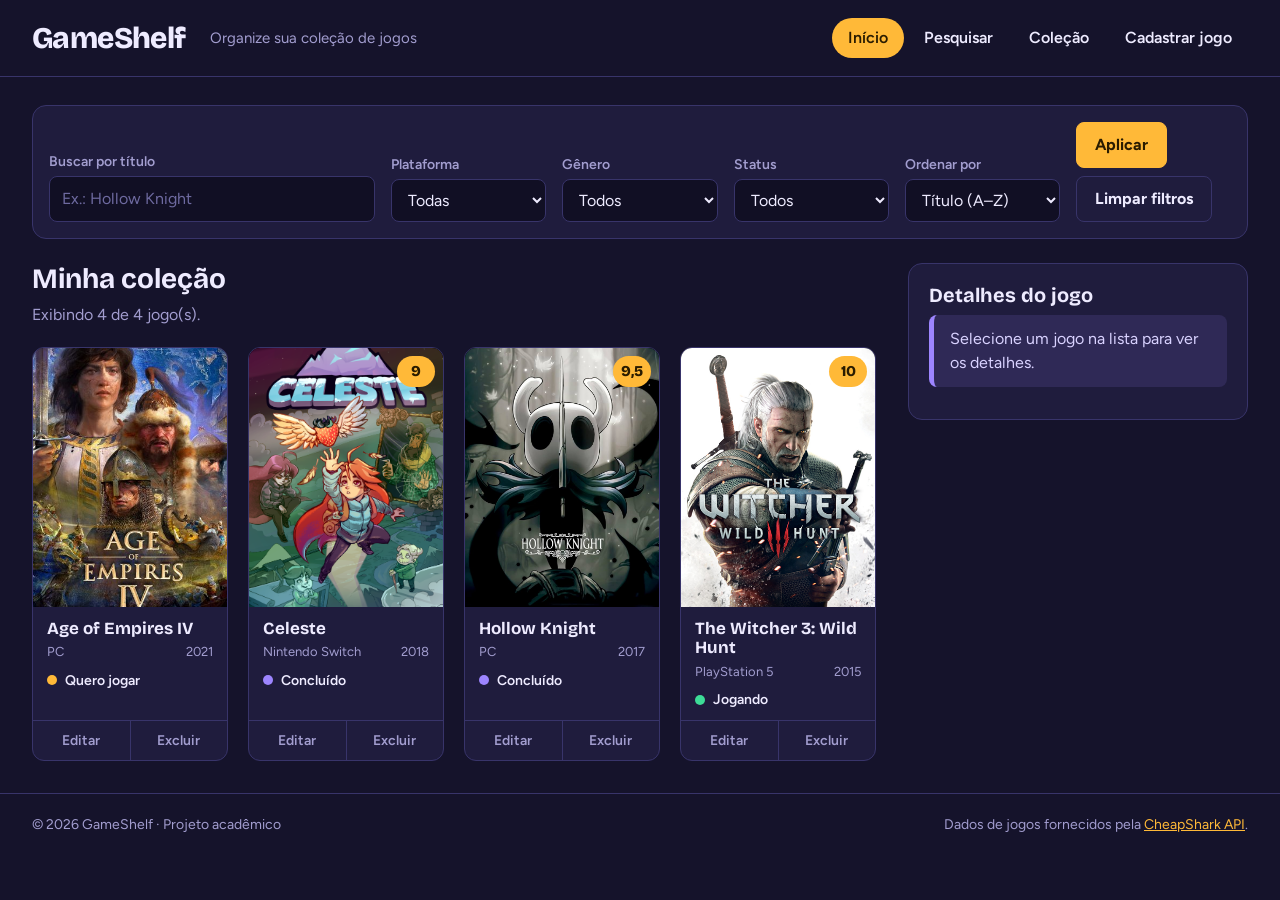
<file: index.html>
<!DOCTYPE html>
<html lang="pt-BR">

<head>
  <meta charset="UTF-8">
  <meta name="viewport" content="width=device-width, initial-scale=1.0">
  <meta name="description" content="GameShelf: organize sua coleção de jogos.">
  <title>GameShelf | Minha coleção</title>
  <link rel="preconnect" href="https://fonts.googleapis.com">
  <link rel="preconnect" href="https://fonts.gstatic.com" crossorigin>
  <link href="https://fonts.googleapis.com/css2?family=Bricolage+Grotesque:opsz,wght@12..96,600..800&family=Figtree:wght@400..700&display=swap" rel="stylesheet">
  <link rel="stylesheet" href="assets/css/style.css">
  <script src="assets/js/dados.js" defer></script>
  <script src="assets/js/index.js" defer></script>
</head>

<body>

<header>
  <h1>GameShelf</h1>
  <p>Organize sua coleção de jogos</p>

  <nav aria-label="Navegação principal">
    <ul>
      <li><a href="index.html" aria-current="page">Início</a></li>
      <li><a href="#pesquisa">Pesquisar</a></li>
      <li><a href="#colecao">Coleção</a></li>
      <li><a href="pages/cadastro.html">Cadastrar jogo</a></li>
    </ul>
  </nav>
</header>

<main class="layout-colecao">

  <section id="pesquisa" aria-labelledby="titulo-pesquisa">
  <h2 id="titulo-pesquisa" class="so-leitor">Pesquisar, filtrar e ordenar</h2>
    <form id="form-pesquisa" action="#" method="get">
      <p>
        <label for="busca">Buscar por título</label>
        <input type="search" id="busca" name="busca" placeholder="Ex.: Hollow Knight">
      </p>

      <p>
        <label for="filtro-plataforma">Plataforma</label>
        <select id="filtro-plataforma" name="plataforma">
          <option value="">Todas</option>
          <option value="pc">PC</option>
          <option value="ps5">PlayStation 5</option>
          <option value="xbox">Xbox Series X/S</option>
          <option value="switch">Nintendo Switch</option>
        </select>
      </p>

      <p>
        <label for="filtro-genero">Gênero</label>
        <select id="filtro-genero" name="genero">
          <option value="">Todos</option>
          <option value="acao">Ação</option>
          <option value="aventura">Aventura</option>
          <option value="rpg">RPG</option>
          <option value="estrategia">Estratégia</option>
          <option value="plataforma">Plataforma</option>
        </select>
      </p>

      <p>
        <label for="filtro-status">Status</label>
        <select id="filtro-status" name="status">
          <option value="">Todos</option>
          <option value="quero-jogar">Quero jogar</option>
          <option value="jogando">Jogando</option>
          <option value="concluido">Concluído</option>
          <option value="abandonado">Abandonado</option>
        </select>
      </p>

      <p>
        <label for="ordenar">Ordenar por</label>
        <select id="ordenar" name="ordenar">
          <option value="titulo-asc">Título (A–Z)</option>
          <option value="titulo-desc">Título (Z–A)</option>
          <option value="ano-desc">Ano (mais recente)</option>
          <option value="ano-asc">Ano (mais antigo)</option>
          <option value="nota-desc">Nota (maior)</option>
          <option value="nota-asc">Nota (menor)</option>
        </select>
      </p>

      <p>
        <button type="submit">Aplicar</button>
        <button type="reset">Limpar filtros</button>
      </p>
    </form>
  </section>

    <section id="colecao" aria-labelledby="titulo-colecao">
      <h2 id="titulo-colecao">Minha coleção</h2>
      <p id="feedback" class="mensagem sucesso" role="status" hidden></p>
      <p id="contagem" class="mensagem info" role="status"></p>

      <ul id="lista-jogos" class="estante"></ul>
    </section>

    <aside id="detalhes" aria-labelledby="titulo-detalhes">
      <h2 id="titulo-detalhes">Detalhes do jogo</h2>
      <div id="detalhe-conteudo"></div>
    </aside>

  </main>

  <footer>
    <p>&copy; 2026 GameShelf · Projeto acadêmico</p>
    <p>Dados de jogos fornecidos pela <a href="https://apidocs.cheapshark.com" target="_blank" rel="noopener">CheapShark API</a>.</p>
  </footer>

</body>

</html>
</file>
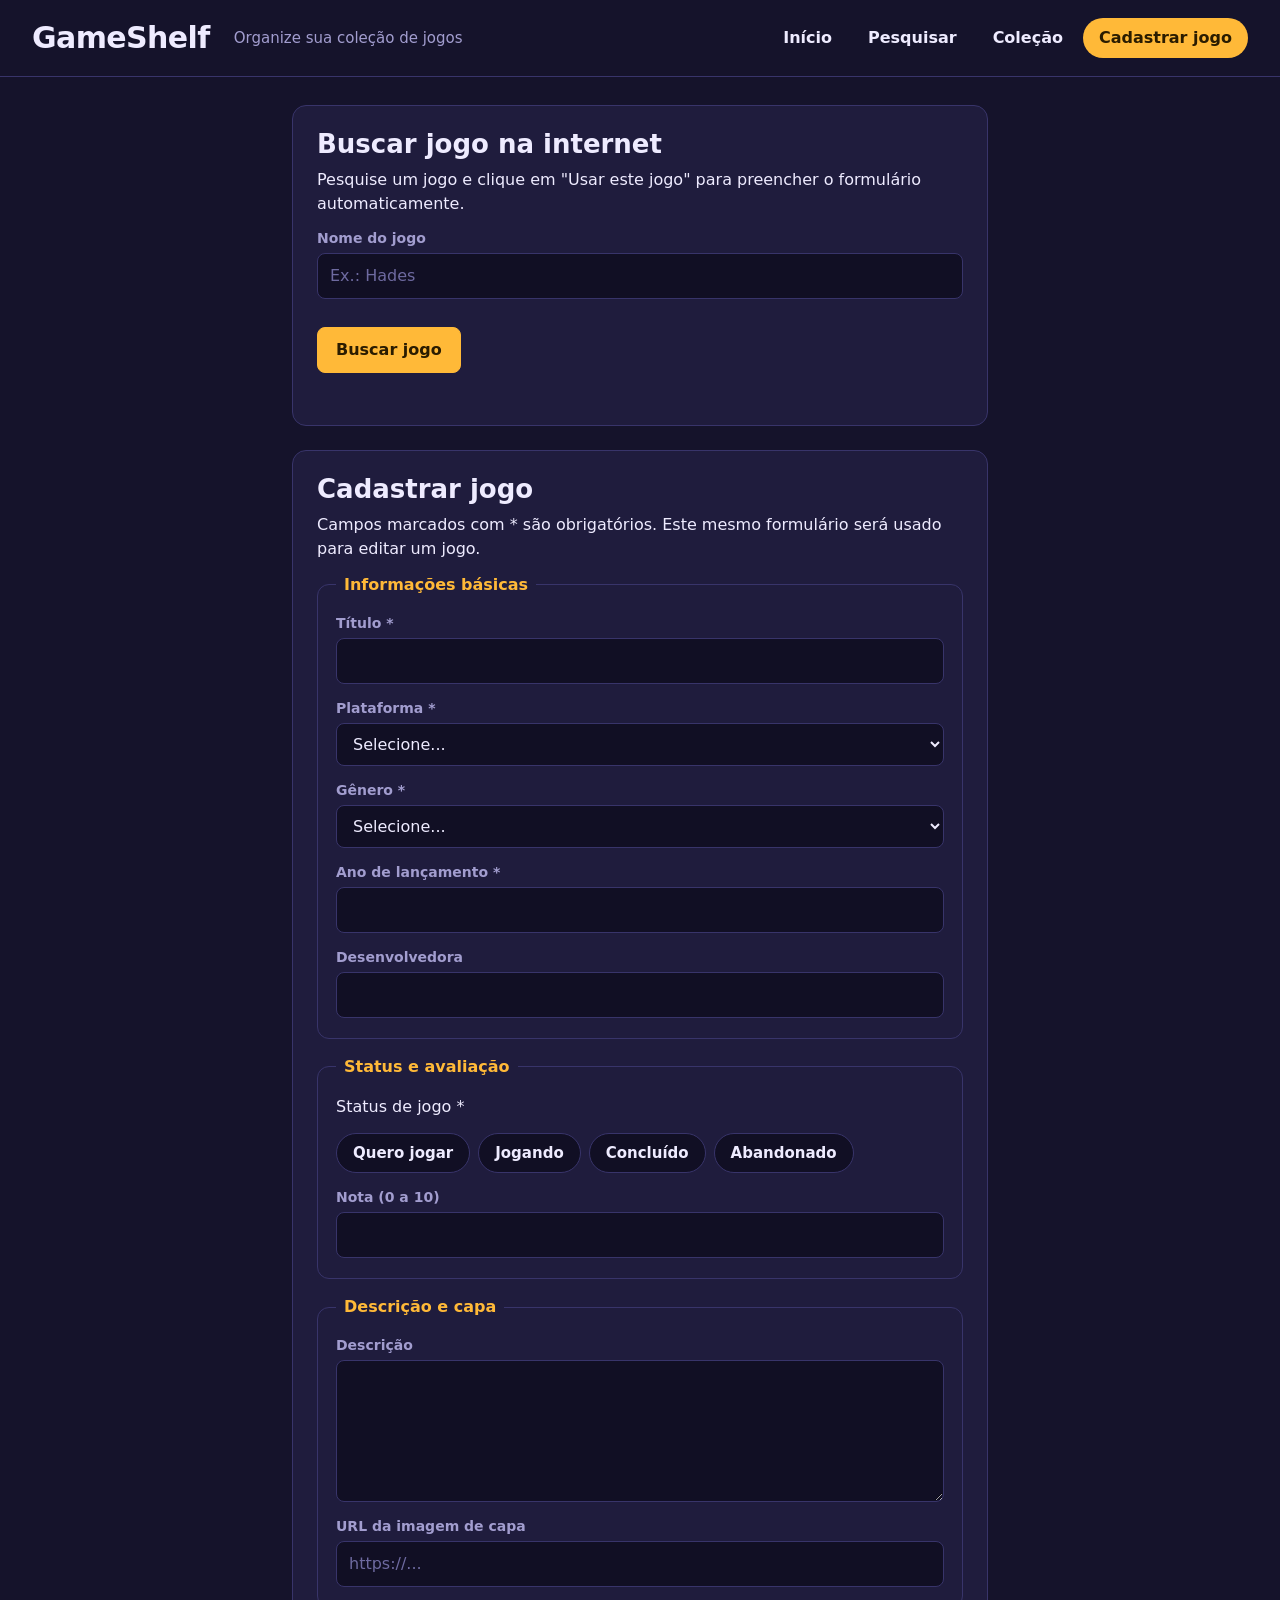
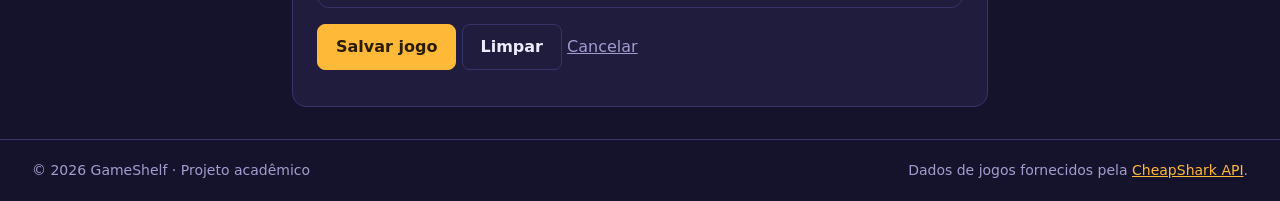
<file: pages/cadastro.html>
<!DOCTYPE html>
<html lang="pt-BR">
<head>
  <meta charset="UTF-8">
  <meta name="viewport" content="width=device-width, initial-scale=1.0">
  <meta name="description" content="Cadastre um novo jogo na sua coleção do GameShelf.">
  <title>GameShelf | Cadastrar jogo</title>
  <link rel="stylesheet" href="../assets/css/style.css">
  <script src="../assets/js/dados.js" defer></script>
  <script src="../assets/js/api.js" defer></script>
  <script src="../assets/js/cadastro.js" defer></script>
</head>
<body data-raiz="../">

  <header>
    <h1>GameShelf</h1>
    <p>Organize sua coleção de jogos</p>

    <nav aria-label="Navegação principal">
      <ul>
        <li><a href="../index.html">Início</a></li>
        <li><a href="../index.html#pesquisa">Pesquisar</a></li>
        <li><a href="../index.html#colecao">Coleção</a></li>
        <li><a href="cadastro.html" aria-current="page">Cadastrar jogo</a></li>
      </ul>
    </nav>
  </header>

  <main>

      <section id="busca-api" aria-labelledby="titulo-api">
      <h2 id="titulo-api">Buscar jogo na internet</h2>
      <p>Pesquise um jogo e clique em "Usar este jogo" para preencher o formulário automaticamente.</p>

      <form id="form-api" action="#">
        <p>
          <label for="busca-api-termo">Nome do jogo</label>
          <input type="search" id="busca-api-termo" name="termo" placeholder="Ex.: Hades">
        </p>
        <p>
          <button type="submit">Buscar jogo</button>
        </p>
      </form>

      <p id="status-api" role="status" hidden></p>
      <ul id="resultados-api" class="resultados-api"></ul>
    </section>

    <section id="cadastro" aria-labelledby="titulo-cadastro">
      <h2 id="titulo-cadastro">Cadastrar jogo</h2>
      <p>Campos marcados com * são obrigatórios. Este mesmo formulário será usado para editar um jogo.</p>
      <div id="mensagem" role="status" hidden></div>

      <form id="form-jogo" action="#" method="post" novalidate>

        <fieldset>
          <legend>Informações básicas</legend>

          <p>
            <label for="titulo">Título *</label>
            <input type="text" id="titulo" name="titulo" required maxlength="100">
          </p>

          <p>
            <label for="plataforma">Plataforma *</label>
            <select id="plataforma" name="plataforma" required>
              <option value="">Selecione...</option>
              <option value="pc">PC</option>
              <option value="ps5">PlayStation 5</option>
              <option value="xbox">Xbox Series X/S</option>
              <option value="switch">Nintendo Switch</option>
            </select>
          </p>

          <p>
            <label for="genero">Gênero *</label>
            <select id="genero" name="genero" required>
              <option value="">Selecione...</option>
              <option value="acao">Ação</option>
              <option value="aventura">Aventura</option>
              <option value="rpg">RPG</option>
              <option value="estrategia">Estratégia</option>
              <option value="plataforma">Plataforma</option>
            </select>
          </p>

          <p>
            <label for="ano">Ano de lançamento *</label>
            <input type="number" id="ano" name="ano" min="1970" max="2100" required>
          </p>

          <p>
            <label for="desenvolvedora">Desenvolvedora</label>
            <input type="text" id="desenvolvedora" name="desenvolvedora" maxlength="100">
          </p>
        </fieldset>

        <fieldset>
          <legend>Status e avaliação</legend>

          <p>Status de jogo *</p>
          <p>
            <input type="radio" id="status-quero" name="status" value="quero-jogar" required>
            <label for="status-quero">Quero jogar</label>

            <input type="radio" id="status-jogando" name="status" value="jogando">
            <label for="status-jogando">Jogando</label>

            <input type="radio" id="status-concluido" name="status" value="concluido">
            <label for="status-concluido">Concluído</label>

            <input type="radio" id="status-abandonado" name="status" value="abandonado">
            <label for="status-abandonado">Abandonado</label>
          </p>

          <p>
            <label for="nota">Nota (0 a 10)</label>
            <input type="number" id="nota" name="nota" min="0" max="10" step="0.5">
          </p>
        </fieldset>

        <fieldset>
          <legend>Descrição e capa</legend>

          <p>
            <label for="descricao">Descrição</label>
            <textarea id="descricao" name="descricao" rows="5" maxlength="500"></textarea>
          </p>

          <p>
            <label for="capa">URL da imagem de capa</label>
            <input type="url" id="capa" name="capa" placeholder="https://...">
          </p>
        </fieldset>

        <p>
          <button type="submit">Salvar jogo</button>
          <button type="reset">Limpar</button>
          <a href="../index.html">Cancelar</a>
        </p>
      </form>
    </section>
  </main>

  <footer>
    <p>&copy; 2026 GameShelf · Projeto acadêmico</p>
    <p>Dados de jogos fornecidos pela <a href="https://apidocs.cheapshark.com" target="_blank" rel="noopener">CheapShark API</a>.</p>
  </footer>

</body>
</html>
</file>
<file: assets/css/style.css>
/* GameShelf | visual "estante": as capas são o centro da interface */
:root {
  color-scheme: dark;
  --fundo: #15132b;
  --superficie: #1f1c3d;
  --superficie-2: #28244d;
  --campo: #110f24;
  --linha: #38346a;
  --texto: #eeebff;
  --suave: #a29dcf;
  --destaque: #ffb938;
  --sobre-destaque: #2a1c00;
  --foco: #9d85ff;
  --quero-jogar: #ffb938;
  --jogando: #3ddc97;
  --concluido: #9d85ff;
  --abandonado: #ff6b81;
  --fonte-titulo: "Bricolage Grotesque", "Trebuchet MS", system-ui, sans-serif;
  --fonte-texto: "Figtree", system-ui, -apple-system, "Segoe UI", sans-serif;
}

* {
  box-sizing: border-box;
}

[hidden] {
  display: none !important;
}

body {
  margin: 0;
  font-family: var(--fonte-texto);
  font-size: 16px;
  line-height: 1.5;
  color: var(--texto);
  background-color: var(--fundo);
}

h1,
h2,
h3 {
  margin: 0 0 8px;
  font-family: var(--fonte-titulo);
  line-height: 1.15;
}

p {
  margin: 0 0 12px;
}

img {
  max-width: 100%;
}

a {
  color: var(--destaque);
}

a:hover {
  color: #ffd37e;
}

a:focus-visible,
button:focus-visible,
input:focus-visible,
select:focus-visible,
textarea:focus-visible {
  outline: 3px solid var(--foco);
  outline-offset: 2px;
}

.so-leitor {
  position: absolute;
  width: 1px;
  height: 1px;
  overflow: hidden;
  clip: rect(0 0 0 0);
  white-space: nowrap;
}

/* ===== Cabeçalho e rodapé ===== */
body>header {
  display: flex;
  justify-content: space-between;
  align-items: center;
  flex-wrap: wrap;
  gap: 8px 24px;
  padding: 18px 32px;
  border-bottom: 1px solid var(--linha);
}

body>header h1 {
  margin: 0;
  font-size: 30px;
  font-weight: 800;
  letter-spacing: -0.02em;
}

body>header p {
  margin: 0 auto 0 0;
  color: var(--suave);
  font-size: 15px;
}

nav ul {
  display: flex;
  flex-wrap: wrap;
  gap: 4px;
  margin: 0;
  padding: 0;
  list-style: none;
}

nav a {
  display: block;
  padding: 8px 16px;
  border-radius: 999px;
  color: var(--texto);
  font-weight: 600;
  text-decoration: none;
}

nav a:hover {
  background-color: var(--superficie-2);
  color: var(--texto);
}

nav a[aria-current="page"] {
  background-color: var(--destaque);
  color: var(--sobre-destaque);
}

body>footer {
  display: flex;
  justify-content: space-between;
  flex-wrap: wrap;
  gap: 8px;
  margin-top: 32px;
  padding: 20px 32px;
  border-top: 1px solid var(--linha);
  font-size: 14px;
  color: var(--suave);
}

body>footer p {
  margin: 0;
}

main {
  max-width: 1280px;
  margin: 0 auto;
  padding: 28px 32px 0;
}

/* ===== Mensagens ===== */
.mensagem {
  padding: 12px 16px;
  border-left: 5px solid;
  border-radius: 8px;
}

.mensagem ul {
  margin: 8px 0 0;
  padding-left: 20px;
}

.sucesso {
  color: #b9f5d8;
  background-color: rgba(61, 220, 151, 0.12);
  border-color: var(--jogando);
}

.erro {
  color: #ffc4cd;
  background-color: rgba(255, 107, 129, 0.13);
  border-color: var(--abandonado);
}

.info {
  color: #d9d2ff;
  background-color: rgba(157, 133, 255, 0.13);
  border-color: var(--foco);
}

/* ===== Formulários ===== */
form {
  display: flex;
  flex-direction: column;
  gap: 16px;
}

label {
  display: block;
  margin-bottom: 4px;
  font-size: 14px;
  font-weight: 600;
  color: var(--suave);
}

input[type="text"],
input[type="search"],
input[type="number"],
input[type="url"],
select,
textarea {
  width: 100%;
  padding: 10px 12px;
  font: inherit;
  color: var(--texto);
  background-color: var(--campo);
  border: 1px solid var(--linha);
  border-radius: 8px;
}

input::placeholder,
textarea::placeholder {
  color: #6e6aa0;
}

textarea {
  resize: vertical;
}

select option {
  color: var(--texto);
  background-color: var(--campo);
}

input:hover,
select:hover,
textarea:hover {
  border-color: var(--foco);
}

input:focus,
select:focus,
textarea:focus {
  border-color: var(--foco);
}

[aria-invalid="true"] {
  border-color: var(--abandonado);
  background-color: #2b1730;
}

button {
  padding: 10px 18px;
  font: inherit;
  font-weight: 700;
  color: var(--texto);
  background-color: transparent;
  border: 1px solid var(--linha);
  border-radius: 8px;
  cursor: pointer;
}

button:hover {
  background-color: var(--superficie-2);
  border-color: var(--foco);
}

button[type="submit"] {
  color: var(--sobre-destaque);
  background-color: var(--destaque);
  border-color: var(--destaque);
}

button[type="submit"]:hover {
  background-color: #ffc965;
  border-color: #ffc965;
}

button:disabled {
  opacity: 0.5;
  cursor: not-allowed;
}

/* ===== Página inicial ===== */
.layout-colecao {
  display: grid;
  grid-template-columns: 1fr 340px;
  grid-template-areas: "pesquisa pesquisa" "colecao detalhes";
  gap: 24px 32px;
  align-items: start;
}

#pesquisa {
  grid-area: pesquisa;
}

#colecao {
  grid-area: colecao;
}

#detalhes {
  grid-area: detalhes;
}

#pesquisa {
  padding: 16px;
  background-color: var(--superficie);
  border: 1px solid var(--linha);
  border-radius: 14px;
}

#form-pesquisa {
  display: grid;
  grid-template-columns: repeat(auto-fit, minmax(150px, 1fr));
  gap: 12px 16px;
  align-items: end;
}

#form-pesquisa p {
  margin: 0;
}

#form-pesquisa p:first-child {
  grid-column: span 2;
}

#form-pesquisa p:last-child {
  display: flex;
  gap: 8px;
}

#colecao h2 {
  font-size: 28px;
}

#contagem {
  margin: 0 0 20px;
  padding: 0;
  color: var(--suave);
  background: none;
  border: 0;
}

#feedback {
  margin-bottom: 16px;
}

/* Estante de capas */
.estante {
  display: grid;
  grid-template-columns: repeat(auto-fill, minmax(170px, 1fr));
  gap: 20px;
  margin: 0;
  padding: 0;
  list-style: none;
}

.estante>.vazio {
  grid-column: 1 / -1;
  color: var(--suave);
}

.cartao {
  --cor-status: var(--suave);
  display: flex;
  flex-direction: column;
  overflow: hidden;
  background-color: var(--superficie);
  border: 1px solid var(--linha);
  border-radius: 12px;
}

.cartao[data-status="quero-jogar"] {
  --cor-status: var(--quero-jogar);
}

.cartao[data-status="jogando"] {
  --cor-status: var(--jogando);
}

.cartao[data-status="concluido"] {
  --cor-status: var(--concluido);
}

.cartao[data-status="abandonado"] {
  --cor-status: var(--abandonado);
}

.cartao.selecionado {
  border-color: var(--destaque);
  box-shadow: 0 0 0 2px var(--destaque);
}

.cartao-capa {
  position: relative;
  display: block;
  width: 100%;
  padding: 0;
  aspect-ratio: 3 / 4;
  overflow: hidden;
  background-color: #000;
  border: 0;
  border-radius: 0;
}

.cartao-capa:hover {
  background-color: #000;
}

.cartao-capa img {
  display: block;
  width: 100%;
  height: 100%;
  object-fit: cover;
  transition: transform 0.3s;
}

.cartao-capa:hover img {
  transform: scale(1.05);
}

.nota {
  position: absolute;
  top: 8px;
  right: 8px;
  min-width: 38px;
  padding: 4px 8px;
  font-family: var(--fonte-titulo);
  font-size: 15px;
  font-weight: 800;
  text-align: center;
  color: var(--sobre-destaque);
  background-color: var(--destaque);
  border-radius: 999px;
}

.cartao-info {
  padding: 12px 14px 10px;
  flex: 1;
}

.cartao-info h3 {
  margin: 0 0 4px;
  font-size: 17px;
  display: -webkit-box;
  -webkit-line-clamp: 2;
  -webkit-box-orient: vertical;
  overflow: hidden;
}

.meta {
  display: flex;
  justify-content: space-between;
  margin: 0 0 8px;
  font-size: 13px;
  color: var(--suave);
}

.status {
  display: flex;
  align-items: center;
  gap: 8px;
  margin: 0;
  font-size: 14px;
  font-weight: 600;
}

.status::before {
  content: "";
  width: 10px;
  height: 10px;
  border-radius: 50%;
  background-color: var(--cor-status);
}

.cartao-acoes {
  display: flex;
  border-top: 1px solid var(--linha);
}

.cartao-acoes a,
.cartao-acoes button {
  flex: 1;
  margin: 0;
  padding: 9px 4px;
  font-size: 14px;
  font-weight: 600;
  text-align: center;
  text-decoration: none;
  color: var(--suave);
  background: none;
  border: 0;
  border-radius: 0;
}

.cartao-acoes a+button {
  border-left: 1px solid var(--linha);
}

.cartao-acoes a:hover {
  color: var(--sobre-destaque);
  background-color: var(--destaque);
}

.cartao-acoes button:hover {
  color: #fff;
  background-color: #c8364d;
}

/* Painel de detalhes */
#detalhes {
  position: sticky;
  top: 16px;
  padding: 20px;
  background-color: var(--superficie);
  border: 1px solid var(--linha);
  border-radius: 14px;
}

#detalhes h2 {
  font-size: 20px;
}

#detalhes article {
  display: flex;
  flex-direction: column;
  gap: 16px;
}

#detalhes article>header h3 {
  margin: 0;
  font-size: 24px;
}

#detalhes article>header p {
  margin: 4px 0 0;
  color: var(--suave);
}

#detalhes figure {
  margin: 0;
}

#detalhes figure img {
  display: block;
  width: 100%;
  max-height: 360px;
  object-fit: cover;
  border-radius: 10px;
}

#detalhes figcaption {
  margin-top: 6px;
  font-size: 13px;
  color: var(--suave);
}

#detalhes dl {
  display: grid;
  grid-template-columns: max-content 1fr;
  gap: 8px 16px;
  margin: 0;
}

#detalhes dt {
  font-size: 14px;
  color: var(--suave);
}

#detalhes dd {
  margin: 0;
}

#detalhes footer {
  display: flex;
  gap: 8px;
}

#detalhes footer a,
#detalhes footer button {
  padding: 8px 16px;
  font-size: 15px;
  font-weight: 700;
  text-decoration: none;
  color: var(--texto);
  background: none;
  border: 1px solid var(--linha);
  border-radius: 8px;
}

#detalhes footer a:hover {
  color: var(--sobre-destaque);
  background-color: var(--destaque);
  border-color: var(--destaque);
}

#detalhes footer button:hover {
  color: #fff;
  background-color: #c8364d;
  border-color: #c8364d;
}

/* ===== Página de cadastro ===== */
body[data-raiz] main {
  max-width: 760px;
}

body[data-raiz] main>section {
  margin-bottom: 24px;
  padding: 24px;
  background-color: var(--superficie);
  border: 1px solid var(--linha);
  border-radius: 14px;
}

body[data-raiz] main h2 {
  font-size: 26px;
}

fieldset {
  margin: 0;
  padding: 16px 18px 6px;
  border: 1px solid var(--linha);
  border-radius: 12px;
}

legend {
  padding: 0 8px;
  font-family: var(--fonte-titulo);
  font-weight: 700;
  color: var(--destaque);
}

fieldset p {
  display: flex;
  flex-direction: column;
  margin-bottom: 14px;
}

form>p:last-child {
  flex-direction: row;
  flex-wrap: wrap;
  align-items: center;
  gap: 12px;
}

form>p:last-child a {
  color: var(--suave);
}

/* Status como botões de escolha */
fieldset p:has(input[type="radio"]) {
  flex-direction: row;
  flex-wrap: wrap;
  gap: 8px;
}

input[type="radio"] {
  position: absolute;
  opacity: 0;
  width: 1px;
  height: 1px;
}

input[type="radio"]+label {
  margin: 0;
  padding: 8px 16px;
  font-size: 15px;
  font-weight: 600;
  color: var(--texto);
  background-color: var(--campo);
  border: 1px solid var(--linha);
  border-radius: 999px;
  cursor: pointer;
}

input[type="radio"]+label:hover {
  border-color: var(--foco);
}

input[type="radio"]:checked+label {
  color: var(--sobre-destaque);
  background-color: var(--destaque);
  border-color: var(--destaque);
}

input[type="radio"]:focus-visible+label {
  outline: 3px solid var(--foco);
  outline-offset: 2px;
}

/* Busca na API */
.resultados-api {
  display: grid;
  grid-template-columns: repeat(auto-fill, minmax(200px, 1fr));
  gap: 16px;
  margin: 16px 0 0;
  padding: 0;
  list-style: none;
}

.resultados-api li {
  display: flex;
  flex-direction: column;
  gap: 8px;
  padding: 12px;
  background-color: var(--superficie-2);
  border: 1px solid var(--linha);
  border-radius: 10px;
}

.resultados-api img {
  width: 100%;
  height: 110px;
  object-fit: cover;
  border-radius: 6px;
}

.resultados-api h3 {
  margin: 0;
  font-size: 16px;
}

.resultados-api p {
  margin: 0;
  font-size: 14px;
  color: var(--suave);
}

#busca-api {
  margin-bottom: 24px;
}

/* ===== Responsivo ===== */
@media (max-width: 960px) {
  .layout-colecao {
    grid-template-columns: 1fr;
    grid-template-areas: "pesquisa" "colecao" "detalhes";
  }

  #detalhes {
    position: static;
  }
}

@media (max-width: 600px) {
  body>header {
    padding: 14px 16px;
  }

  body>footer {
    flex-direction: column;
    padding: 16px;
  }

  main {
    padding: 16px 16px 0;
  }

  #form-pesquisa p:first-child {
    grid-column: 1 / -1;
  }

  .estante {
    grid-template-columns: repeat(auto-fill, minmax(140px, 1fr));
    gap: 12px;
  }

  body[data-raiz] main>section {
    padding: 16px;
  }
}

@media (prefers-reduced-motion: reduce) {
  * {
    transition: none !important;
  }
}
</file>
